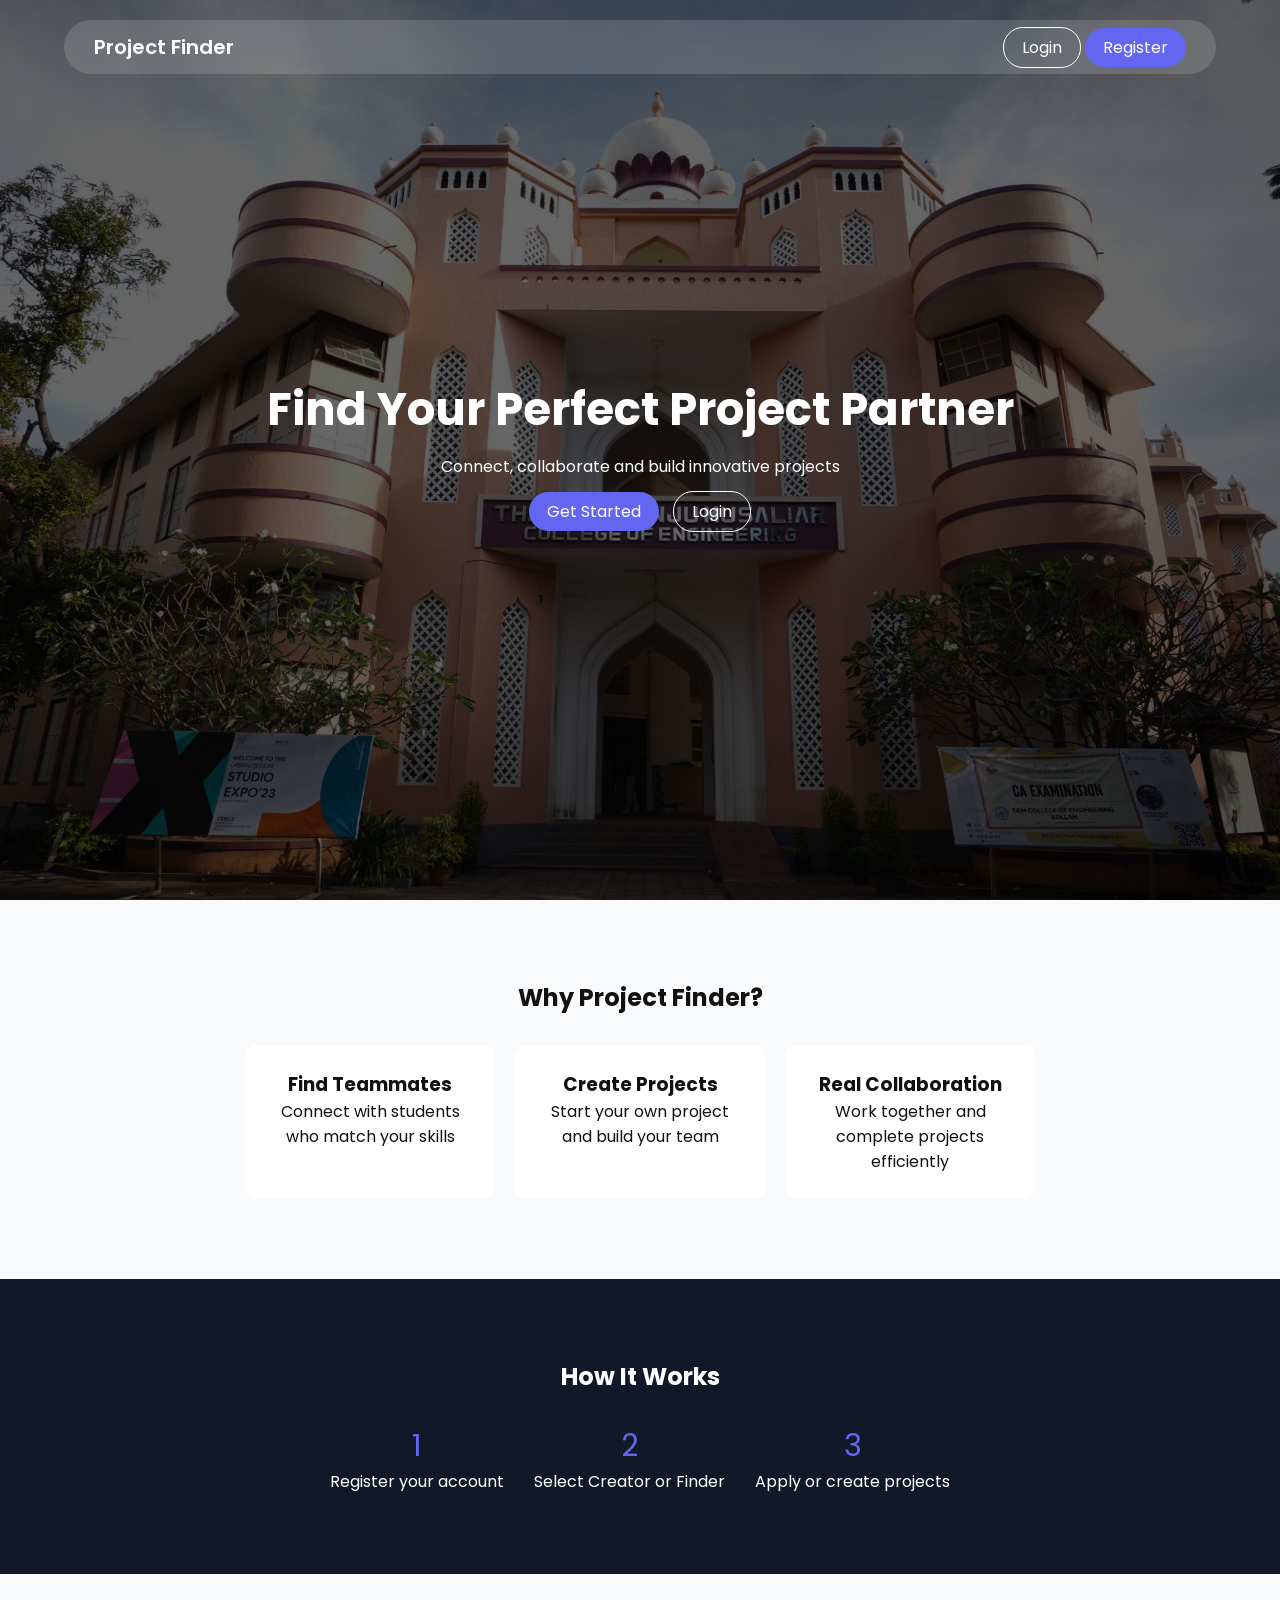
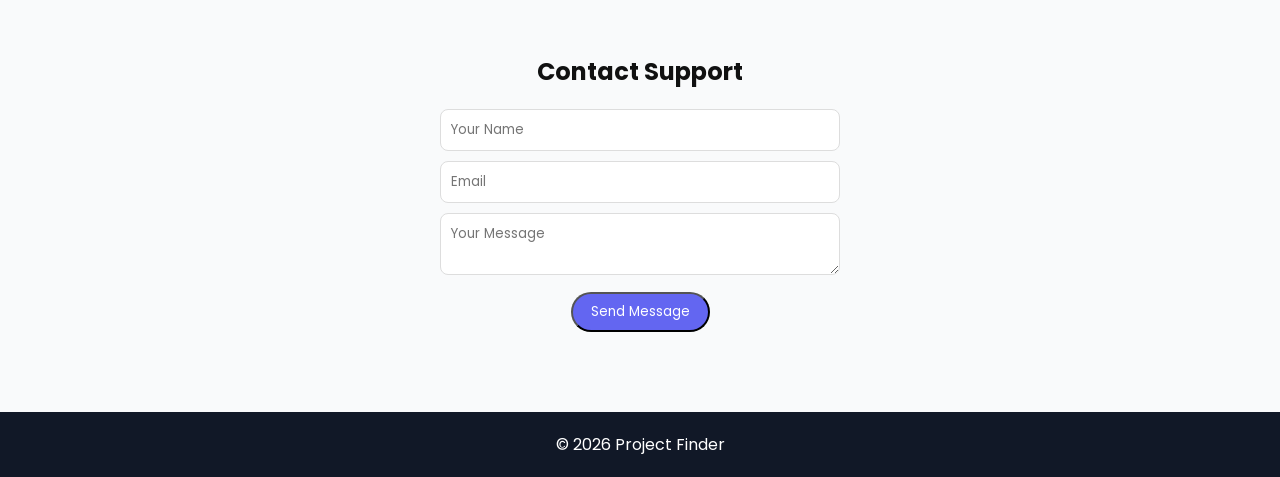
<file: frontend/index.html>
<!DOCTYPE html>
<html>
<head>
  <title>Project Finder</title>
  <link rel="stylesheet" href="../assets/css/style.css">

  <link href="https://fonts.googleapis.com/css2?family=Poppins:wght@300;500;600&display=swap" rel="stylesheet">
</head>

<body>

<!-- NAVBAR -->
<div class="navbar">
  <div class="logo">Project Finder</div>

  <div class="nav-links">
    <a href="login.html" class="btn-outline">Login</a>
    <a href="register.html" class="btn-main">Register</a>
  </div>
</div>

<!-- HERO -->
<section class="hero">
  <div class="overlay"></div>

  <div class="hero-content">
    <h1>Find Your Perfect Project Partner</h1>
    <p>Connect, collaborate and build innovative projects</p>

    <div class="hero-buttons">
      <a href="register.html" class="btn-main">Get Started</a>
      <a href="login.html" class="btn-outline">Login</a>
    </div>
  </div>
</section>

<!-- FEATURES -->
<section class="section light">
  <h2>Why Project Finder?</h2>

  <div class="grid">

    <div class="card">
      <h3>Find Teammates</h3>
      <p>Connect with students who match your skills</p>
    </div>

    <div class="card">
      <h3>Create Projects</h3>
      <p>Start your own project and build your team</p>
    </div>

    <div class="card">
      <h3>Real Collaboration</h3>
      <p>Work together and complete projects efficiently</p>
    </div>

  </div>
</section>

<!-- HOW IT WORKS -->
<section class="section dark">
  <h2>How It Works</h2>

  <div class="steps">

    <div class="step">
      <span>1</span>
      <p>Register your account</p>
    </div>

    <div class="step">
      <span>2</span>
      <p>Select Creator or Finder</p>
    </div>

    <div class="step">
      <span>3</span>
      <p>Apply or create projects</p>
    </div>

  </div>
</section>

<!-- CONTACT -->
<section class="section light">
  <h2>Contact Support</h2>

  <form class="contact-form">
    <input placeholder="Your Name">
    <input placeholder="Email">
    <textarea placeholder="Your Message"></textarea>
    <button class="btn-main">Send Message</button>
  </form>
</section>

<!-- FOOTER -->
<footer class="footer">
  <p>© 2026 Project Finder</p>
</footer>

</body>
</html>
</file>
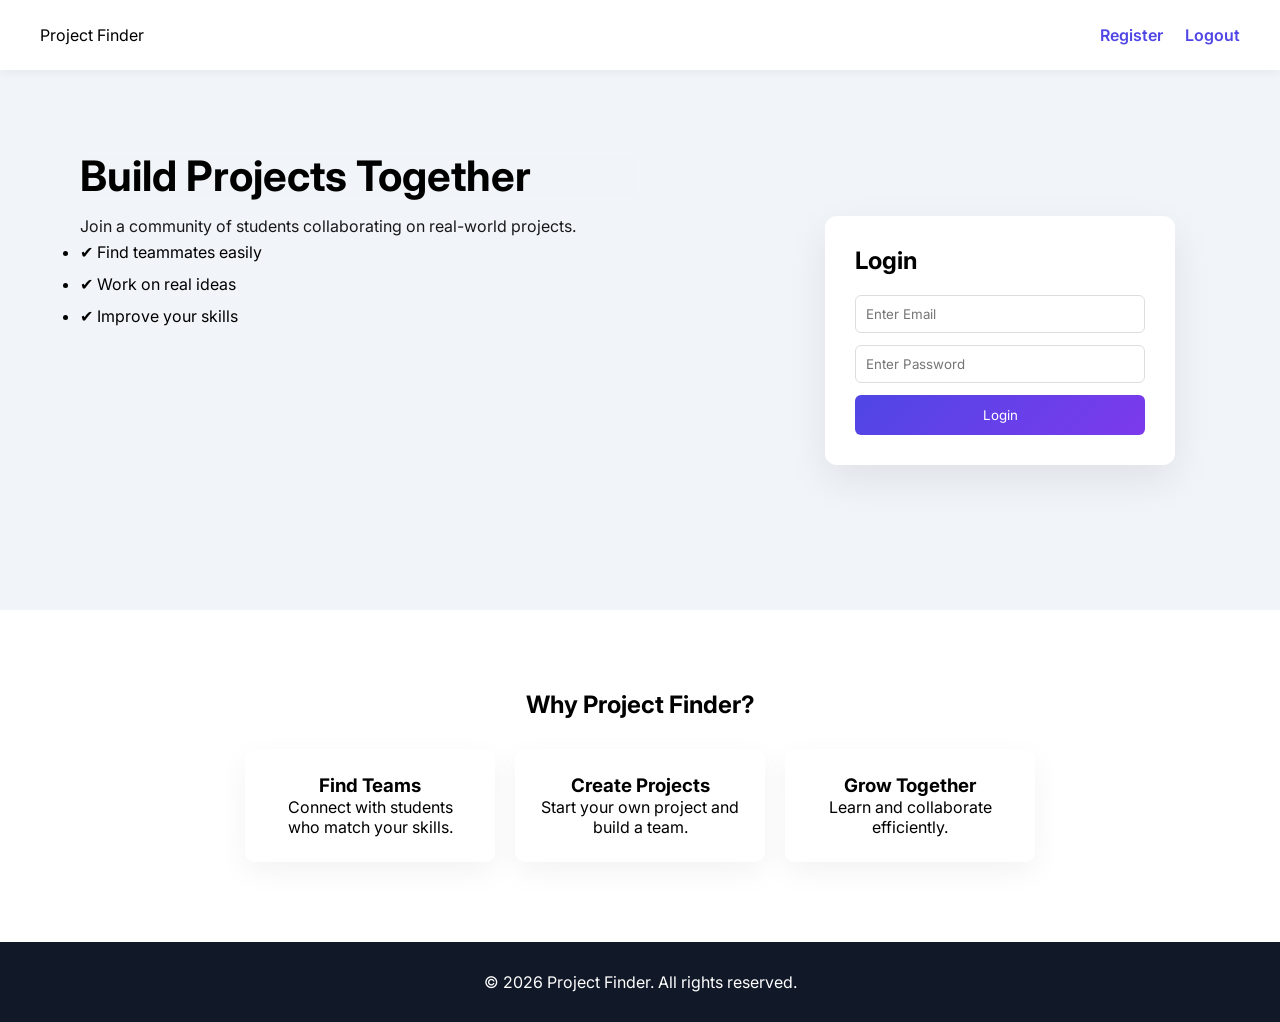
<file: frontend/login.html>
<!DOCTYPE html>
<html>
<head>
  <meta charset="UTF-8">
  <title>Login - Project Finder</title>

  <link rel="stylesheet" href="../assets/css/login.css">

  <link href="https://fonts.googleapis.com/css2?family=Inter:wght@300;400;600&display=swap" rel="stylesheet">
</head>
<script>
function validateLogin() {
  const username = document.querySelector("input[name='username']").value.trim();
  const password = document.querySelector("input[name='password']").value.trim();

  if (username === "" || password === "") {
    alert("Please fill all fields");
    return false;
  }

  if (password.length < 4) {
    alert("Password must be at least 4 characters");
    return false;
  }

  return true;
}
</script>
<body>

<!-- NAVBAR -->
<div class="navbar">

  <div class="logo">Project Finder</div>

  <div class="nav-links">
    <a href="register.html">Register</a>
    <a href="../backend/logout.php">Logout</a>
  </div>

</div>
<!-- HERO -->
<section class="hero">

  <!-- LEFT -->
  <div class="left">
    <h1>Build Projects Together </h1>
    <p>Join a community of students collaborating on real-world projects.</p>

    <ul>
      <li>✔ Find teammates easily</li>
      <li>✔ Work on real ideas</li>
      <li>✔ Improve your skills</li>
    </ul>
  </div>

  <!-- RIGHT -->
  <div class="right">

    <div class="form-box">

      <h2>Login</h2>

      <form action="../backend/login.php" method="POST">

    <input type="email" name="email" placeholder="Enter Email" required>

    <input type="password" name="password" placeholder="Enter Password" required>

    <button type="submit">Login</button>

</form>
    </div>

  </div>

</section>

<!-- EXTRA SECTION -->
<section class="section">

  <h2>Why Project Finder?</h2>

  <div class="cards">

    <div class="card">
      <h3>Find Teams</h3>
      <p>Connect with students who match your skills.</p>
    </div>

    <div class="card">
      <h3>Create Projects</h3>
      <p>Start your own project and build a team.</p>
    </div>

    <div class="card">
      <h3>Grow Together</h3>
      <p>Learn and collaborate efficiently.</p>
    </div>

  </div>

</section>

<!-- FOOTER -->
<footer class="footer">
  <p>© 2026 Project Finder. All rights reserved.</p>
</footer>

</body>
</html>
</file>
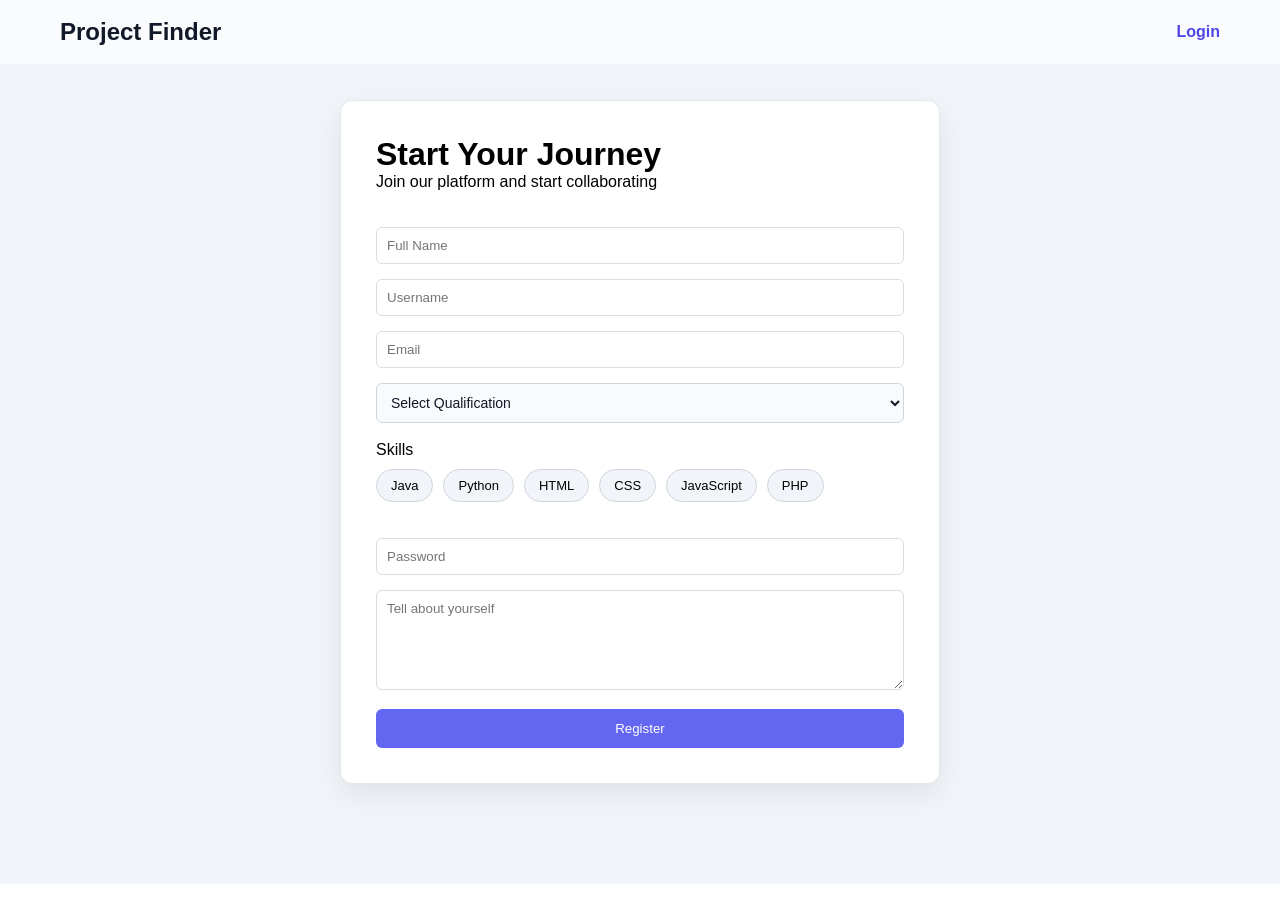
<file: frontend/register.html>
<!DOCTYPE html>
<html>
<head>
  <title>Register</title>
  <link rel="stylesheet" href="../assets/css/register.css">
</head>

<body>

<div class="navbar">
  <h2>Project Finder</h2>

  <div class="nav-links">
    <a href="login.html" class="login-btn">Login</a>
  </div>
</div>

<div class="main">

  <div class="form-box">

    <h1>Start Your Journey</h1>
    <p>Join our platform and start collaborating</p>
    <br><br>

    <!-- FORM -->
    <form action="..\backend\register.php" method="POST">

  <input type="text" name="full_name" placeholder="Full Name" required>

  <input type="text" name="username" placeholder="Username" required>

  <input type="email" name="email" placeholder="Email" required>

  <select name="qualification" required>
    <option value="">Select Qualification</option>
    <option>MCA</option>
    <option>BCA</option>
    <option>BTech</option>
    <option>MTech</option>
  </select>
  <br><br>

  <div class="input-group">
  <label>Skills</label>

  <div class="skills-box">

    <input type="checkbox" id="java" name="skills[]" value="Java">
    <label for="java">Java</label>

    <input type="checkbox" id="python" name="skills[]" value="Python">
    <label for="python">Python</label>

    <input type="checkbox" id="html" name="skills[]" value="HTML">
    <label for="html">HTML</label>

    <input type="checkbox" id="css" name="skills[]" value="CSS">
    <label for="css">CSS</label>

    <input type="checkbox" id="js" name="skills[]" value="JavaScript">
    <label for="js">JavaScript</label>

    <input type="checkbox" id="php" name="skills[]" value="PHP">
    <label for="php">PHP</label>

  </div>
</div>
  <br><br>

  <input type="password" name="password" placeholder="Password" required>

  <textarea name="about" placeholder="Tell about yourself"></textarea>

  <button type="submit">Register</button>

</form>

  </div>

</div>

</body>
</html>
</file>
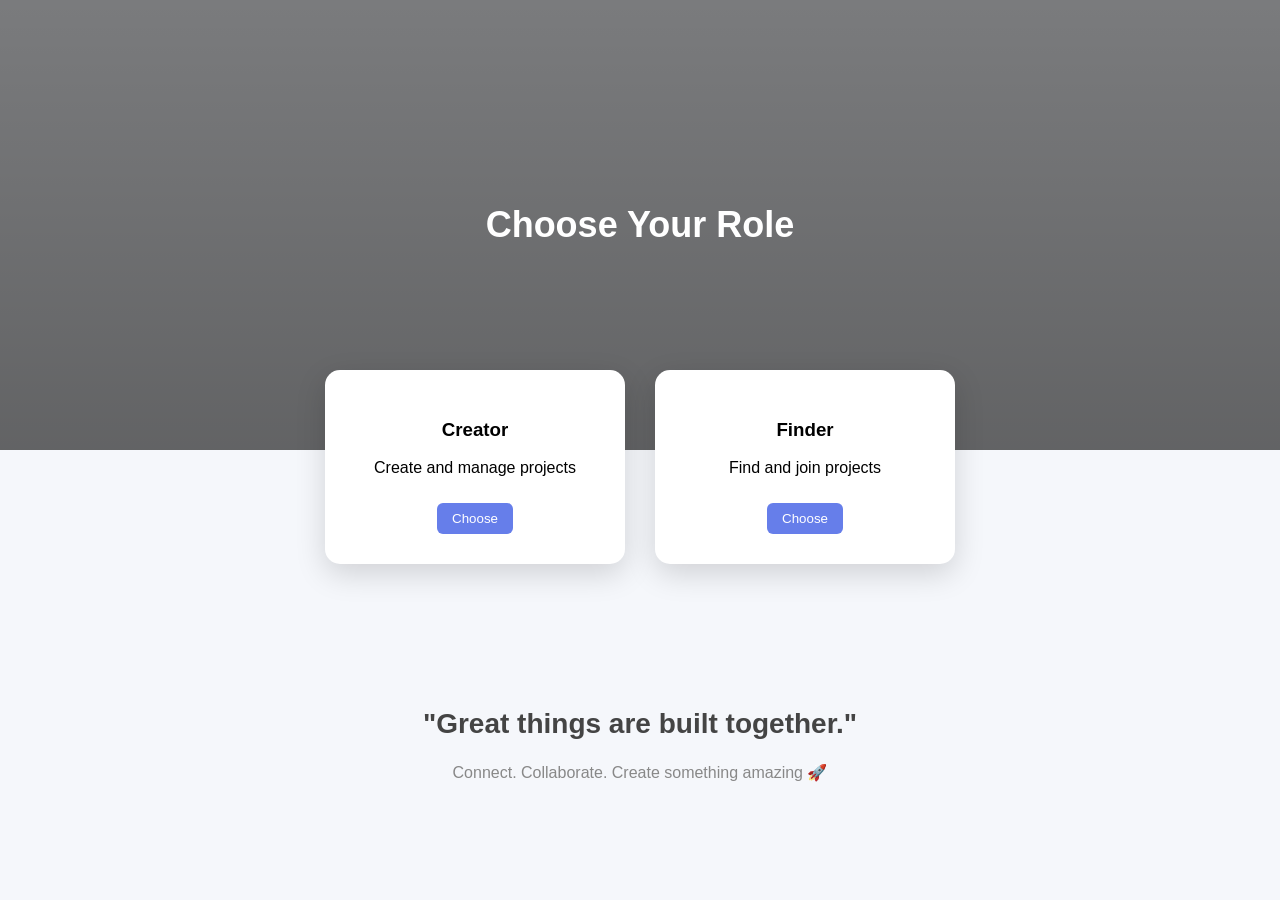
<file: frontend/role_selection.html>
<!DOCTYPE html>
<html>
<head>
    <title>Select Role</title>

    <style>
        body {
            margin: 0;
            font-family: 'Segoe UI', sans-serif;
            background: #f5f7fb;
        }

        .top {
            height: 50vh;
            background: 
                linear-gradient(rgba(0,0,0,0.5), rgba(0,0,0,0.6)),
                url('https://images.unsplash.com/photo-1519389950473-47ba0277781c');
            background-size: cover;
            background-position: center;
            display: flex;
            align-items: center;
            justify-content: center;
            color: white;
        }

        .top h1 {
            font-size: 36px;
        }

        .bottom {
            margin-top: -80px;
            display: flex;
            justify-content: center;
            width: 100%;
        }

        .card-container {
            display: flex;
            gap: 30px;
            flex-wrap: wrap;
        }

        .card {
            background: white;
            padding: 30px;
            border-radius: 15px;
            width: 240px;
            text-align: center;
            cursor: pointer;
            transition: 0.3s;
            box-shadow: 0 10px 30px rgba(0,0,0,0.15);
        }

        .card:hover {
            transform: translateY(-10px);
        }

        .btn {
            margin-top: 10px;
            padding: 8px 15px;
            background: #667eea;
            color: white;
            border: none;
            border-radius: 6px;
        }

        .quote-section {
            width: 100%;
            display: flex;
            justify-content: center;
            text-align: center;
            margin-top: 120px;
        }

        .quote-content h2 {
            font-size: 28px;
            color: #444;
        }

        .quote-content p {
            color: #888;
        }
    </style>
</head>

<body>

<div class="top">
    <h1>Choose Your Role </h1>
</div>

<div class="bottom">
    <div class="card-container">

        <div class="card" onclick="setRole('creator')">
            <h3>Creator</h3>
            <p>Create and manage projects</p>
            <button class="btn">Choose</button>
        </div>

        <div class="card" onclick="setRole('finder')">
            <h3>Finder</h3>
            <p>Find and join projects</p>
            <button class="btn">Choose</button>
        </div>

    </div>
</div>

<div class="quote-section">
    <div class="quote-content">
        <h2>"Great things are built together."</h2>
        <p>Connect. Collaborate. Create something amazing 🚀</p>
    </div>
</div>

<script>
function setRole(role) {
    fetch("../backend/role-select.php", {   // ✅ FIXED PATH
        method: "POST",
        headers: {
            "Content-Type": "application/x-www-form-urlencoded"
        },
        body: "role=" + role
    })
    .then(res => res.text())
    .then(data => {
        if (data.trim() === "success") {
            window.location.href = "dashboard.php";
        } else {
            console.log(data); // 👈 debug
            alert("Error setting role");
        }
    });
}
</script>

</body>
</html>
</file>
<file: assets/css/style.css>
/* RESET */
* {
  margin: 0;
  padding: 0;
  box-sizing: border-box;
  font-family: 'Poppins', sans-serif;
}

/* NAVBAR */
.navbar {
  position: fixed;
  top: 20px;
  left: 50%;
  transform: translateX(-50%);
  width: 90%;
  padding: 12px 30px;
  display: flex;
  justify-content: space-between;
  align-items: center;
  background: rgba(255,255,255,0.15);
  backdrop-filter: blur(10px);
  border-radius: 40px;
  z-index: 100;
}

.logo {
  color: white;
  font-size: 20px;
  font-weight: 600;
}

/* BUTTONS */
.btn-main {
  padding: 8px 18px;
  background: #6366f1;
  color: white;
  border-radius: 20px;
  text-decoration: none;
}

.btn-outline {
  padding: 8px 18px;
  border: 1px solid white;
  color: white;
  border-radius: 20px;
  text-decoration: none;
  margin-left: 10px;
}

/* HERO */
.hero {
  height: 100vh;
  background: url('../images/landing.png') no-repeat center/cover;
  position: relative;
}

.overlay {
  position: absolute;
  width: 100%;
  height: 100%;
  background: rgba(0,0,0,0.6);
}

.hero-content {
  position: relative;
  z-index: 2;
  color: white;
  text-align: center;
  top: 50%;
  transform: translateY(-50%);
}

.hero-content h1 {
  font-size: 45px;
  margin-bottom: 10px;
}

.hero-content p {
  margin-bottom: 20px;
}

/* SECTION */
.section {
  padding: 80px 10%;
  text-align: center;
}

.light {
  background: #f9fafb;
  color: #111;
}

.dark {
  background: #111827;
  color: white;
}

/* GRID */
.grid {
  display: flex;
  justify-content: center;
  gap: 20px;
  margin-top: 30px;
}

.card {
  background: white;
  padding: 25px;
  border-radius: 12px;
  width: 250px;
}

/* STEPS */
.steps {
  display: flex;
  justify-content: center;
  gap: 30px;
  margin-top: 30px;
}

.step span {
  font-size: 30px;
  color: #6366f1;
}

/* CONTACT */
.contact-form {
  max-width: 400px;
  margin: auto;
  margin-top: 20px;
}

.contact-form input,
.contact-form textarea {
  width: 100%;
  margin-bottom: 10px;
  padding: 10px;
  border-radius: 8px;
  border: 1px solid #ddd;
}

/* FOOTER */
.footer {
  background: #111827;
  color: white;
  text-align: center;
  padding: 20px;
}
</file>
<file: assets/css/login.css>
* {
  margin: 0;
  padding: 0;
  box-sizing: border-box;
  font-family: 'Inter', sans-serif;
}

/* NAVBAR */
.navbar {
  padding: 15px 60px;
  display: flex;
  justify-content: space-between;
  align-items: center;

  background: rgba(255,255,255,0.1);
  backdrop-filter: blur(10px);
}

/* HERO */
.hero {
  display: flex;
  min-height: 60vh;
}

/* LEFT */
.left {
  flex: 1;

  /* background: 
    linear-gradient(rgba(0,0,0,0.6), rgba(0,0,0,0.6)),
    url('../images/project-bg.jpg') no-repeat center; */
background: #f1f5f9;
  background-size: cover;

  
  padding: 80px;
}
.left h1 {
  font-size: 42px;
  margin-bottom: 15px;
  backdrop-filter: blur(2px);
}

.left p {
  opacity: 0.9;
}
.left ul {
  line-height: 2;
}

/* RIGHT */
.right {
  flex: 1;
  background: #f1f5f9;
  display: flex;
  justify-content: center;
  align-items: center;
}

/* FORM */
.form-box {
  width: 350px;
  background: white;
  padding: 30px;
  border-radius: 12px;
  box-shadow: 0 15px 40px rgba(0,0,0,0.08);
}

.form-box h2 {
  margin-bottom: 20px;
}

input {
  width: 100%;
  padding: 10px;
  margin-bottom: 12px;
  border-radius: 6px;
  border: 1px solid #ddd;
}

/* INPUT FOCUS */
input:focus {
  outline: none;
  border: 1px solid #6366f1;
  box-shadow: 0 0 5px rgba(99,102,241,0.3);
}

/* BUTTON */
button {
  width: 100%;
  padding: 12px;
  background: linear-gradient(135deg, #4f46e5, #7c3aed);
  color: white;
  border: none;
  border-radius: 6px;
  cursor: pointer;
}

button:hover {
  opacity: 0.9;
}

/* SECTION */
.section {
  padding: 80px;
  text-align: center;
}

.cards {
  display: flex;
  justify-content: center;
  gap: 20px;
  margin-top: 30px;
}

.card {
  background: white;
  padding: 25px;
  border-radius: 10px;
  width: 250px;
  box-shadow: 0 10px 30px rgba(0,0,0,0.05);
}

/* FOOTER */
.footer {
  text-align: center;
  padding: 30px;
  background: #111827;
  color: white;
}
/* Navbar */
.navbar{
    height:70px;
    background:#ffffff;
    display:flex;
    justify-content:space-between;
    align-items:center;
    padding:0 40px;
    box-shadow:0 2px 10px rgba(0,0,0,0.05);
}

.navbar h2{
    font-size:28px;
    font-weight:700;
}

.navbar a{
    text-decoration:none;
    color:#4f46e5;
    font-weight:600;
    margin-left:18px;
}
</file>
<file: assets/css/register.css>
* {
  margin: 0;
  padding: 0;
  box-sizing: border-box;
  font-family: 'Inter', sans-serif;
}

/* NAVBAR */
.navbar {
  position: fixed;
  top: 0;
  left: 0;
  width: 100%;

  padding: 18px 60px;

  display: flex;
  justify-content: space-between;
  align-items: center;

  background: rgba(255, 255, 255, 0.6); /* transparent */
  backdrop-filter: blur(10px); /* glass effect */

  z-index: 1000;
}
.navbar h2 {
  font-weight: 600;
  color: #111827;
}

/* MAIN */
.main {
  padding: 100px 20px;
  background: #f1f5f9;

  display: flex;
  justify-content: center;   /* CENTER HORIZONTALLY */
  align-items: center;       /* CENTER VERTICALLY */
}

/* FORM SECTION */
.form-section {
  max-width: 700px;
  margin: auto;
  background: white;
  padding: 40px;
  border-radius: 10px;
  border: 1px solid #e5e7eb;
}
.form-box {
  width: 600px;
  background: #ffffff; /* pure white */
  padding: 35px;
  border-radius: 12px;

  border: 1px solid #e5e7eb;

  box-shadow: 0 10px 30px rgba(0, 0, 0, 0.08);
}

/* TITLE */
.form-section h1 {
  font-size: 36px;
  margin-bottom: 10px;
}

.form-section p {
  margin-bottom: 25px;
  color: #555;
}

/* INPUT */
input, textarea {
  width: 100%;
  padding: 10px;
  margin-bottom: 15px;
  border-radius: 6px;
  border: 1px solid #ddd;
}

/* ROW (SIDE BY SIDE) */
.row {
  display: flex;
  gap: 10px;
}

/* TEXTAREA */
textarea {
  height: 100px;
}

/* CHECKBOX */
.checkbox {
  display: flex;
  align-items: center;
  margin-bottom: 15px;
}

.checkbox input {
  width: auto;
  margin-right: 10px;
}

/* BUTTON */
button {
  width: 100%;
  padding: 12px;
  background: #6366f1;
  color: white;
  border: none;
  border-radius: 6px;
  cursor: pointer;
}

button:hover {
  background: #4f46e5;
}

/* LOGIN LINK */
.login-link {
  margin-top: 15px;
  font-size: 14px;
}

/* FOOTER */
.footer {
  background: #111827;
  color: white;
  padding: 40px 60px;
}

.footer-grid {
  display: flex;
  justify-content: space-between;
  margin-bottom: 20px;
}

.copy {
  text-align: center;
  font-size: 14px;
}
select {
  width: 100%;
  padding: 10px;
  border-radius: 6px;
  border: 1px solid #d1d5db;
  background: #f9fafb;
  color: #111827;
  font-size: 14px;
}

/* align with input row */
.row select {
  flex: 1;
}
.row input,
.row select {
  flex: 1;
}
/* select same style as input */
select {
  width: 100%;
  padding: 10px;
  border-radius: 6px;
  border: 1px solid #d1d5db;
  background: #f9fafb;
  color: #111827;
  font-size: 14px;
}

/* multi-select height */
select[multiple] {
  height: 120px;
}
.checkbox-group {
  display: flex;
  flex-wrap: wrap;
  gap: 10px;
  margin-bottom: 15px;
}

.checkbox-group label {
  background: #f1f5f9;
  padding: 8px 12px;
  border-radius: 20px;
  cursor: pointer;
  border: 1px solid #d1d5db;
  font-size: 13px;
  transition: 0.3s;
}
.skills-box {
  display: flex;
  flex-wrap: wrap;
  gap: 10px;
  margin-top: 10px;
}

/* hide default checkbox */
.skills-box input {
  display: none;
}

/* style labels like buttons */
.skills-box label {
  padding: 8px 14px;
  background: #f1f5f9;
  border: 1px solid #d1d5db;
  border-radius: 20px;
  cursor: pointer;
  font-size: 13px;
  transition: 0.3s;
}

/* hover */
.skills-box label:hover {
  background: #e0e7ff;
}

/* when selected */
.skills-box input:checked + label {
  background: #6366f1;
  color: white;
  border-color: #6366f1;
}
/* Navbar login button */
.nav-links{
  display:flex;
  align-items:center;
}

.navbar a{
    text-decoration:none;
    color:#4f46e5;
    font-weight:600;
    margin-left:18px;
}
</file>
